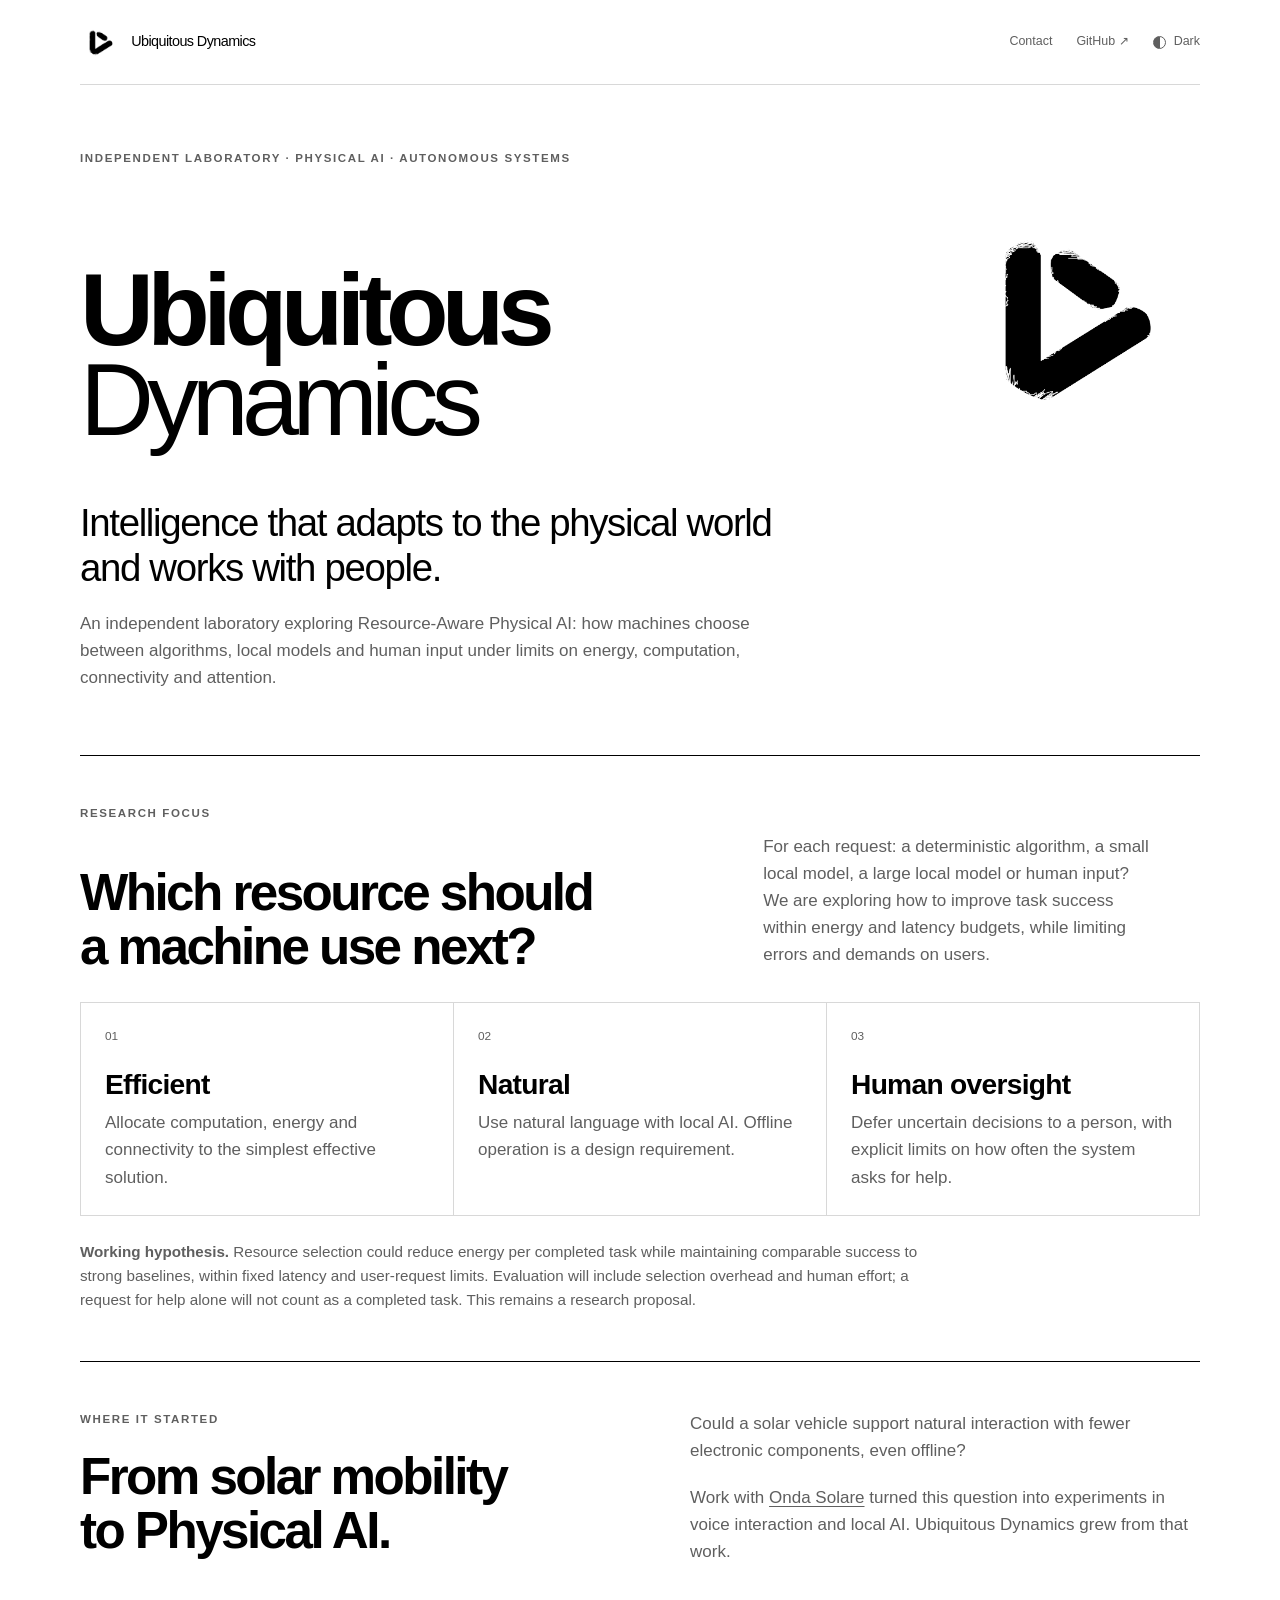
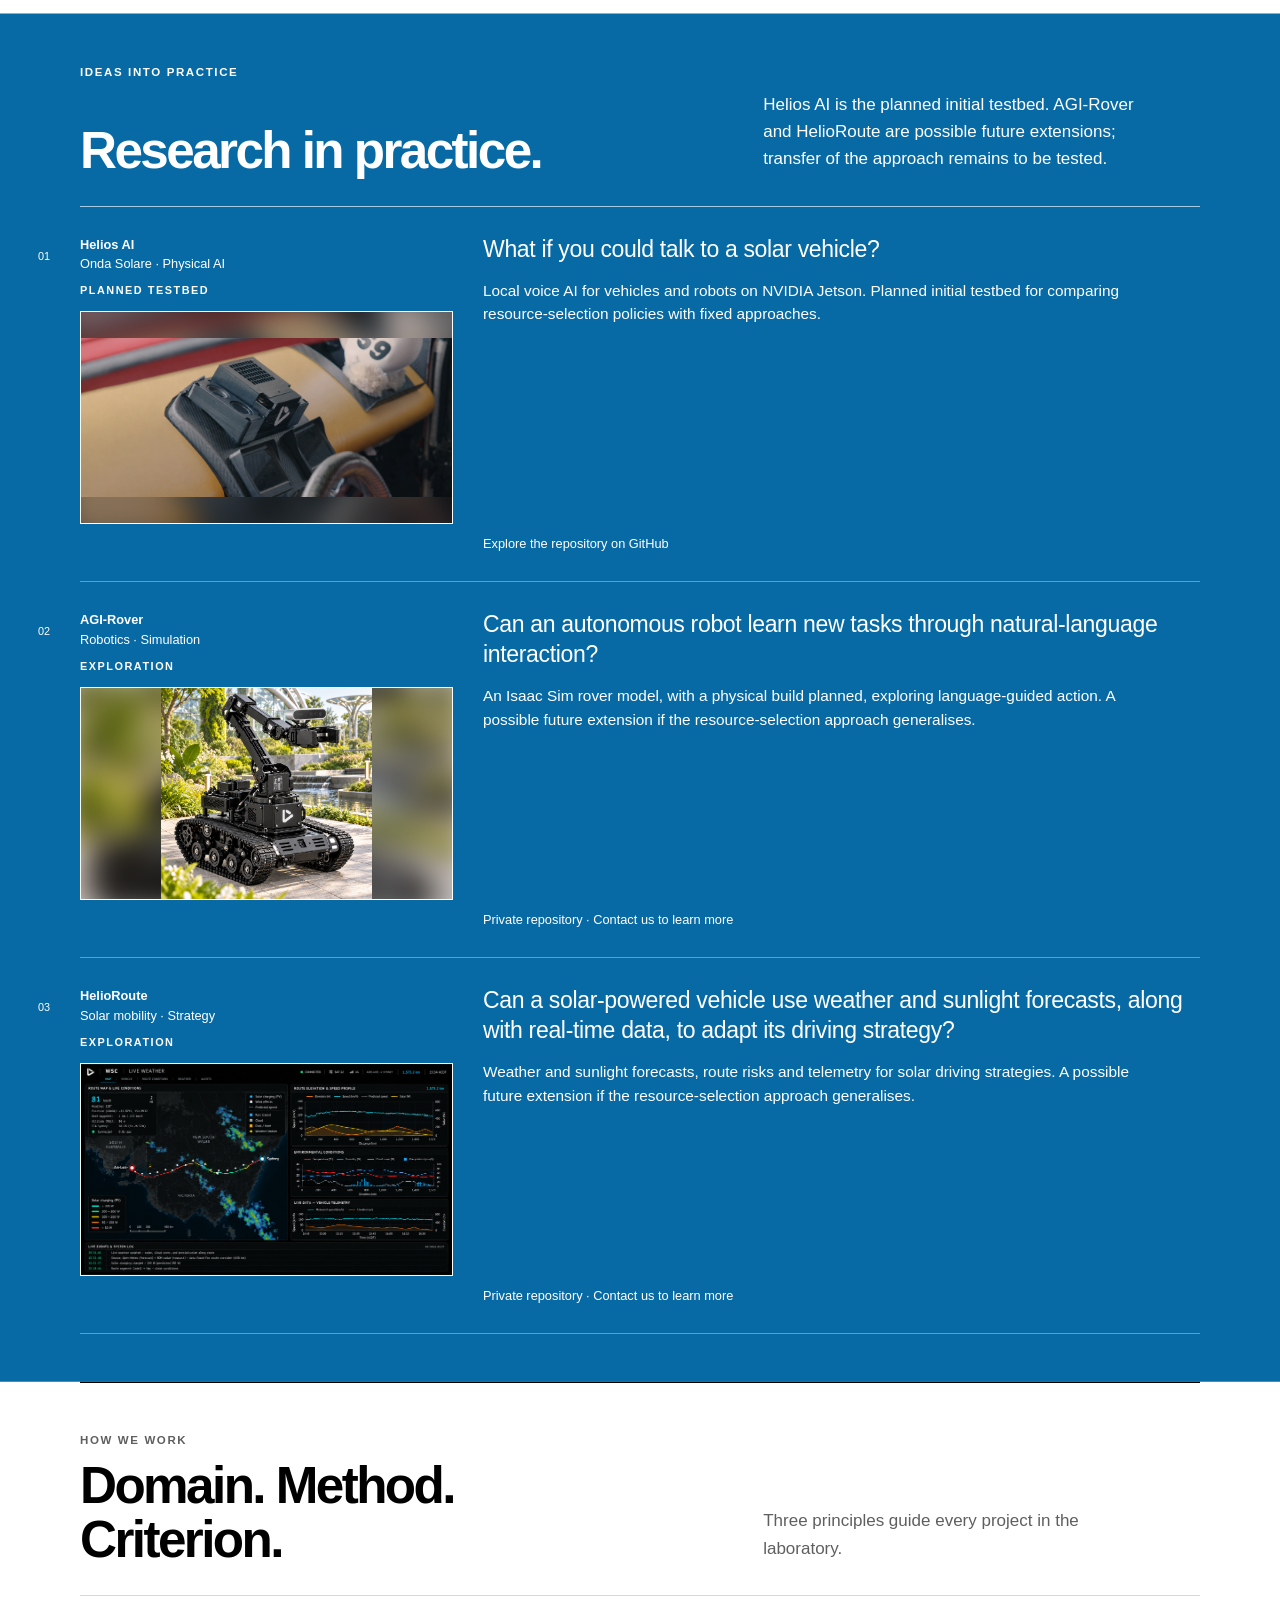
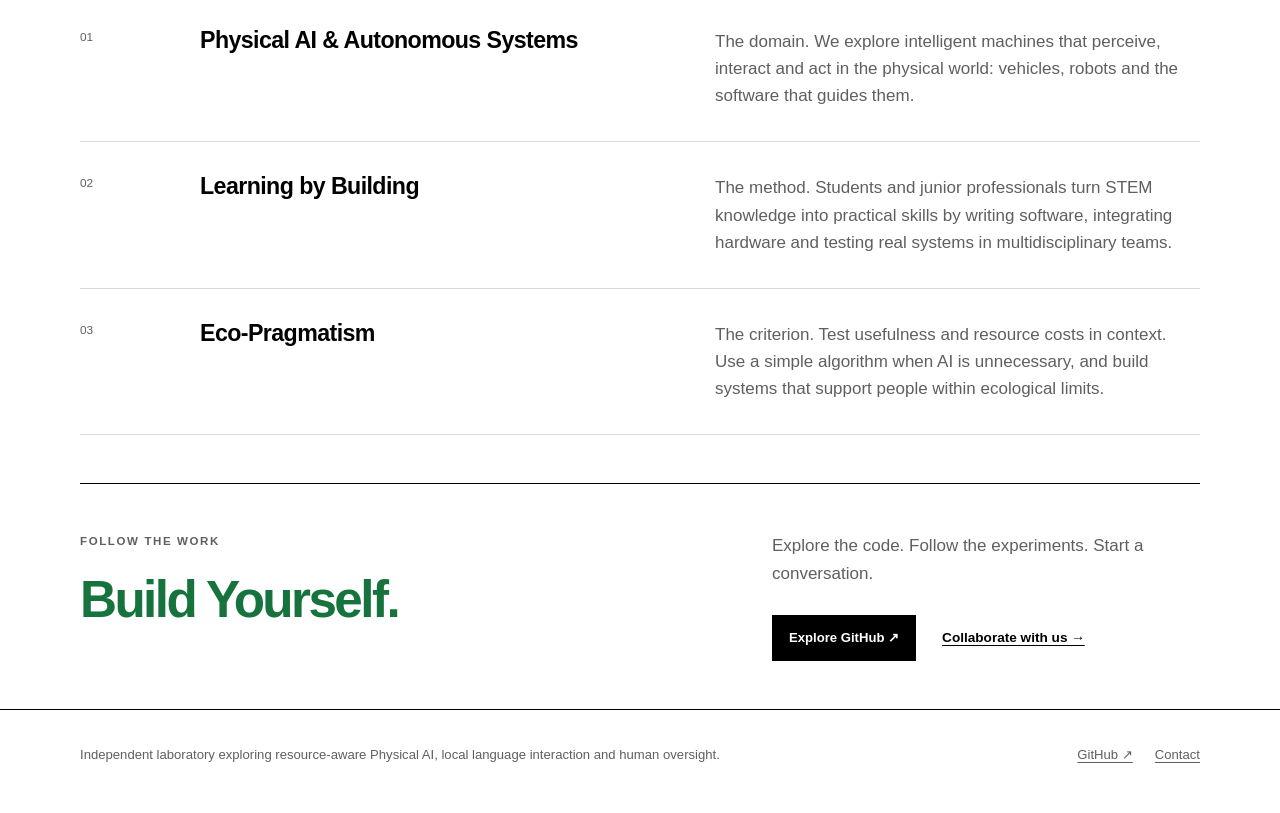
<file: index.html>
<!doctype html>
<html lang="en">
<head>
  <meta charset="utf-8">
  <meta name="viewport" content="width=device-width, initial-scale=1">
  <meta name="theme-color" content="#ffffff">
  <meta name="description" content="Ubiquitous Dynamics is an independent laboratory exploring resource-aware Physical AI with local language interaction and human oversight.">
  <title>Ubiquitous Dynamics</title>
  <link rel="icon" href="static/images/favicon.ico">
  <link rel="stylesheet" href="static/styles.css?v=29">
</head>
<body class="home">
  <div data-site-header></div>

  <main id="main">
    <section class="hero" aria-labelledby="page-title">
      <p class="eyebrow">INDEPENDENT LABORATORY &middot; PHYSICAL AI &middot; AUTONOMOUS SYSTEMS</p>
      <div class="hero-heading">
        <h1 id="page-title">Ubiquitous<br><span>Dynamics</span></h1>
        <div class="lab-mark-wrap">
          <img class="lab-mark lab-mark-light" src="static/images/logo-light.png" alt="Ubiquitous Dynamics logo">
          <img class="lab-mark lab-mark-dark" src="static/images/logo-dark.png" alt="" aria-hidden="true">
        </div>
      </div>

      <div class="intro-grid">
        <div class="intro-copy">
          <p class="lead">Intelligence that adapts to the physical world and works with people.</p>
          <p>An independent laboratory exploring Resource-Aware Physical AI: how machines choose between algorithms, local models and human input under limits on energy, computation, connectivity and attention.</p>
        </div>
      </div>
    </section>

    <section class="working-areas" aria-labelledby="focus-title">
      <div class="section-heading">
        <p class="eyebrow">RESEARCH FOCUS</p>
        <h2 id="focus-title">Which resource should<br>a machine use next?</h2>
        <p>For each request: a deterministic algorithm, a small local model, a large local model or human input? We are exploring how to improve task success within energy and latency budgets, while limiting errors and demands on users.</p>
      </div>
      <div class="area-grid">
        <article class="area-card">
          <p class="area-number">01</p>
          <h3>Efficient</h3>
          <p>Allocate computation, energy and connectivity to the simplest effective solution.</p>
        </article>
        <article class="area-card">
          <p class="area-number">02</p>
          <h3>Natural</h3>
          <p>Use natural language with local AI. Offline operation is a design requirement.</p>
        </article>
        <article class="area-card">
          <p class="area-number">03</p>
          <h3>Human oversight</h3>
          <p>Defer uncertain decisions to a person, with explicit limits on how often the system asks for help.</p>
        </article>
      </div>
      <p class="research-hypothesis"><strong>Working hypothesis.</strong> Resource selection could reduce energy per completed task while maintaining comparable success to strong baselines, within fixed latency and user-request limits. Evaluation will include selection overhead and human effort; a request for help alone will not count as a completed task. This remains a research proposal.</p>
    </section>

    <section class="working-areas" aria-labelledby="origin-title">
      <div class="split">
        <div>
          <p class="eyebrow">WHERE IT STARTED</p>
          <h2 id="origin-title">From solar mobility<br>to Physical AI.</h2>
        </div>
        <div class="intro-copy">
          <p>Could a solar vehicle support natural interaction with fewer electronic components, even offline?</p>
          <p>Work with <a href="https://ondasolare.com/" target="_blank" rel="noopener noreferrer">Onda Solare</a> turned this question into experiments in voice interaction and local AI. Ubiquitous Dynamics grew from that work.</p>
        </div>
      </div>
    </section>

    <section class="questions" aria-labelledby="questions-title">
      <div class="section-heading">
        <p class="eyebrow">IDEAS INTO PRACTICE</p>
        <h2 id="questions-title">Research in practice.</h2>
        <p>Helios AI is the planned initial testbed. AGI-Rover and HelioRoute are possible future extensions; transfer of the approach remains to be tested.</p>
      </div>

      <!-- projects:start -->
      <ol class="project-list">
        <li>
          <a href="https://github.com/UbiquitousDynamics/helios-ai-jetson-framework" target="_blank" rel="noreferrer">
            <span class="project-meta"><span>Helios AI</span><span>Onda Solare · Physical AI</span><span class="project-status">Planned testbed</span><span class="project-preview preview-card" style="--preview-background: #24282b"><span class="preview-stage"><img class="preview-backdrop" src="static/images/helios-preview.png?v=restored" alt="" aria-hidden="true" loading="lazy" decoding="async"><img class="preview-image" src="static/images/helios-preview.png?v=restored" alt="Helios AI vehicle-mounted edge computer" loading="lazy" decoding="async"></span></span></span>
            <div class="project-copy">
              <h3>What if you could talk to a solar vehicle?</h3>
              <p class="project-context">Local voice AI for vehicles and robots on NVIDIA Jetson. Planned initial testbed for comparing resource-selection policies with fixed approaches.</p>
            </div>
          </a>
          <p class="project-links">Explore the repository on GitHub</p>
        </li>
        <li>
          <a href="contact.html">
            <span class="project-meta"><span>AGI-Rover</span><span>Robotics · Simulation</span><span class="project-status">Exploration</span><span class="project-preview preview-card" style="--preview-background: #ffffff"><span class="preview-stage"><img class="preview-backdrop" src="static/images/agi-rover-preview.png" alt="" aria-hidden="true" loading="lazy" decoding="async"><img class="preview-image" src="static/images/agi-rover-preview.png" alt="Tracked mobile robot with an articulated arm, gripper and camera" loading="lazy" decoding="async"></span></span></span>
            <div class="project-copy">
              <h3>Can an autonomous robot learn new tasks through natural-language interaction?</h3>
              <p class="project-context">An Isaac Sim rover model, with a physical build planned, exploring language-guided action. A possible future extension if the resource-selection approach generalises.</p>
            </div>
          </a>
          <p class="project-links">Private repository · Contact us to learn more</p>
        </li>
        <li>
          <a href="contact.html">
            <span class="project-meta"><span>HelioRoute</span><span>Solar mobility · Strategy</span><span class="project-status">Exploration</span><span class="project-preview preview-card" style="--preview-background: #010101"><span class="preview-stage"><img class="preview-backdrop" src="static/images/helioroute-preview.png?v=2" alt="" aria-hidden="true" loading="lazy" decoding="async"><img class="preview-image" src="static/images/helioroute-preview.png?v=2" alt="HelioRoute application screenshot from the repository" loading="lazy" decoding="async"></span></span></span>
            <div class="project-copy">
              <h3>Can a solar-powered vehicle use weather and sunlight forecasts, along with real-time data, to adapt its driving strategy?</h3>
              <p class="project-context">Weather and sunlight forecasts, route risks and telemetry for solar driving strategies. A possible future extension if the resource-selection approach generalises.</p>
            </div>
          </a>
          <p class="project-links">Private repository · Contact us to learn more</p>
        </li>
      </ol>
      <!-- projects:end -->
    </section>

    <section class="working-areas" aria-labelledby="principles-title">
      <div class="section-heading">
        <p class="eyebrow">HOW WE WORK</p>
        <h2 id="principles-title">Domain. Method.<br>Criterion.</h2>
        <p>Three principles guide every project in the laboratory.</p>
      </div>
      <div class="principles">
        <div class="principle">
          <h3>Physical AI &amp; Autonomous Systems</h3>
          <p>The domain. We explore intelligent machines that perceive, interact and act in the physical world: vehicles, robots and the software that guides them.</p>
        </div>
        <div class="principle">
          <h3>Learning by Building</h3>
          <p>The method. Students and junior professionals turn STEM knowledge into practical skills by writing software, integrating hardware and testing real systems in multidisciplinary teams.</p>
        </div>
        <div class="principle">
          <h3>Eco-Pragmatism</h3>
          <p>The criterion. Test usefulness and resource costs in context. Use a simple algorithm when AI is unnecessary, and build systems that support people within ecological limits.</p>
        </div>
      </div>
    </section>

    <section class="laboratory-cta" aria-labelledby="explore-title">
      <div>
        <p class="eyebrow">FOLLOW THE WORK</p>
        <h2 id="explore-title">Build Yourself.</h2>
      </div>
      <div>
        <p>Explore the code. Follow the experiments. Start a conversation.</p>
        <div class="cta-links">
          <a class="button" href="https://github.com/UbiquitousDynamics?tab=repositories" target="_blank" rel="noreferrer">Explore GitHub &nearr;</a>
          <a class="text-link" href="contact.html">Collaborate with us &rarr;</a>
        </div>
      </div>
    </section>
  </main>

  <div data-site-footer></div>
  <script src="script.js?v=10"></script>
</body>
</html>
</file>
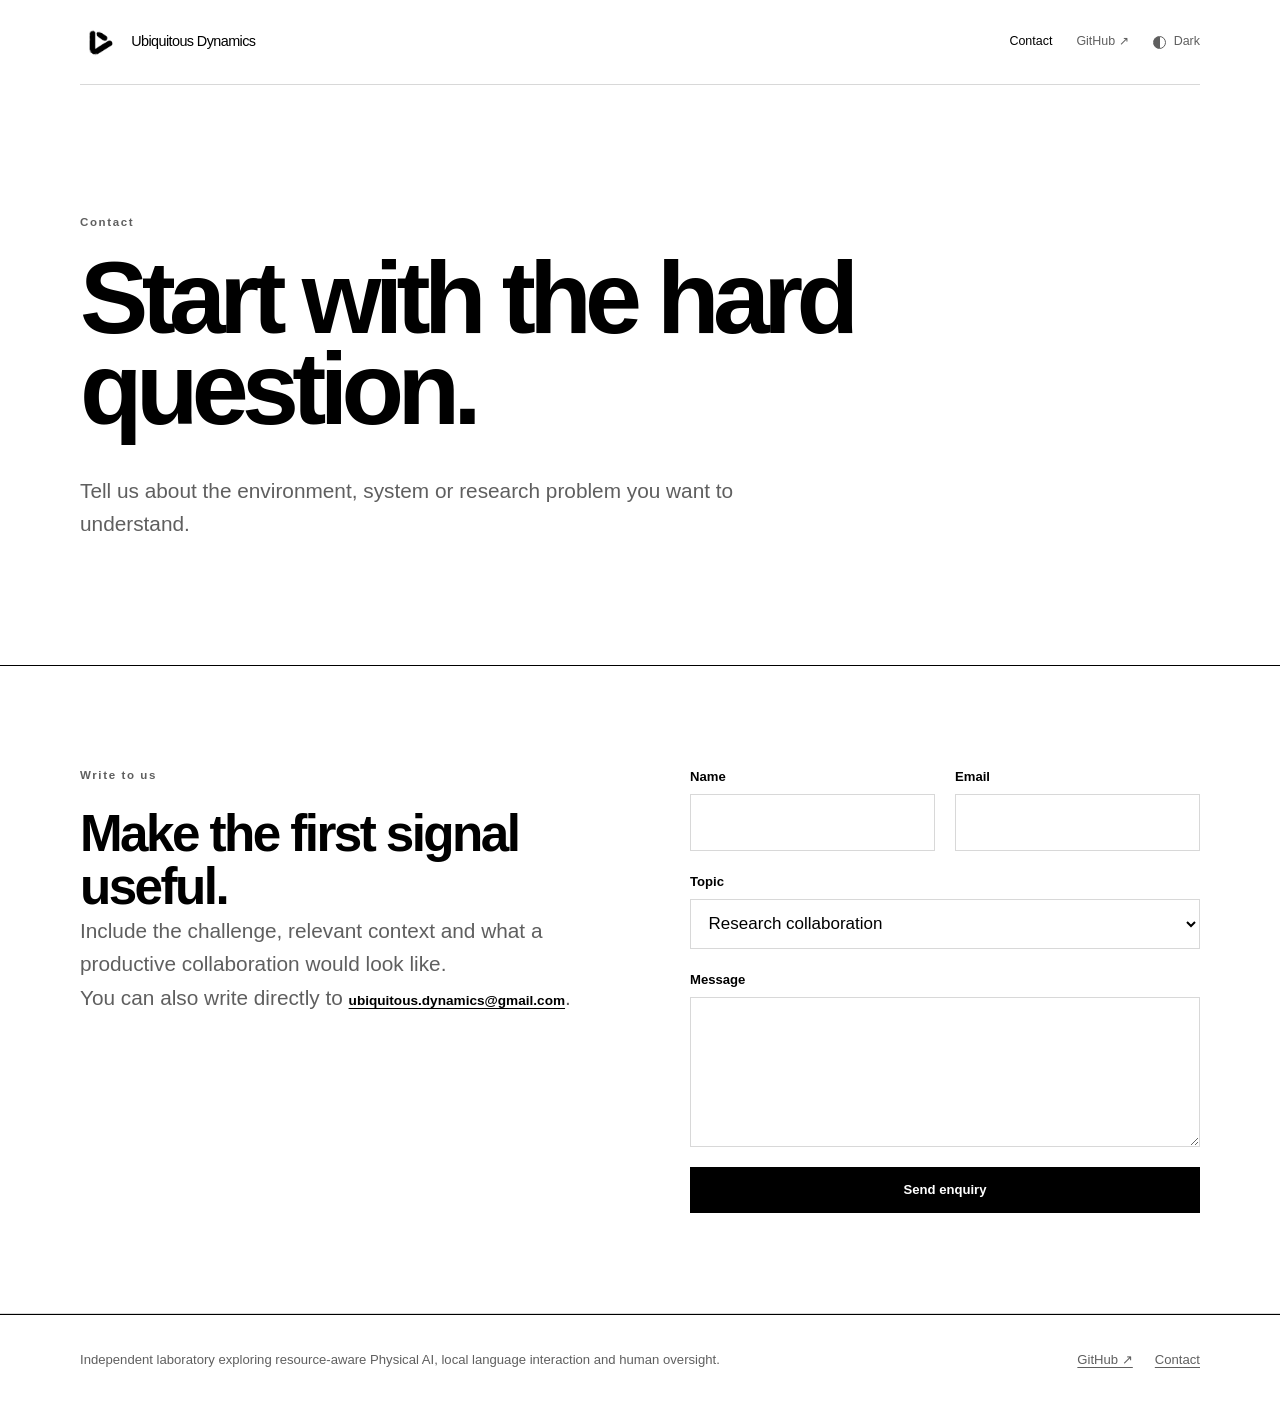
<file: contact.html>
<!doctype html><html lang="en"><head><meta charset="utf-8"><meta name="viewport" content="width=device-width,initial-scale=1"><title>Contact - Ubiquitous Dynamics</title><meta name="description" content="Contact Ubiquitous Dynamics about research and collaboration."><link rel="stylesheet" href="static/styles.css?v=29"><link rel="icon" href="static/images/favicon.ico"></head><body><div data-site-header></div><main id="main">
<header class="page-hero"><div class="shell"><p class="eyebrow">Contact</p><h1>Start with the hard question.</h1><p class="intro">Tell us about the environment, system or research problem you want to understand.</p></div></header>
<section class="section"><div class="shell split"><div><p class="eyebrow">Write to us</p><h2>Make the first signal useful.</h2><p class="intro">Include the challenge, relevant context and what a productive collaboration would look like.</p><p class="intro">You can also write directly to <a class="text-link" href="mailto:ubiquitous.dynamics@gmail.com">ubiquitous.dynamics@gmail.com</a>.</p></div><form class="form-grid" id="contact-form" aria-label="Contact form"><div class="field"><label for="name">Name</label><input id="name" name="name" autocomplete="name" required></div><div class="field"><label for="email">Email</label><input id="email" name="email" type="email" autocomplete="email" required></div><div class="field full"><label for="topic">Topic</label><select id="topic" name="topic"><option>Research collaboration</option><option>General enquiry</option></select></div><div class="field full"><label for="message">Message</label><textarea id="message" name="message" required></textarea></div><div class="field full"><button class="button" type="submit">Send enquiry</button></div></form></div></section>
</main><div data-site-footer></div><script src="script.js?v=10"></script></body></html>
</file>
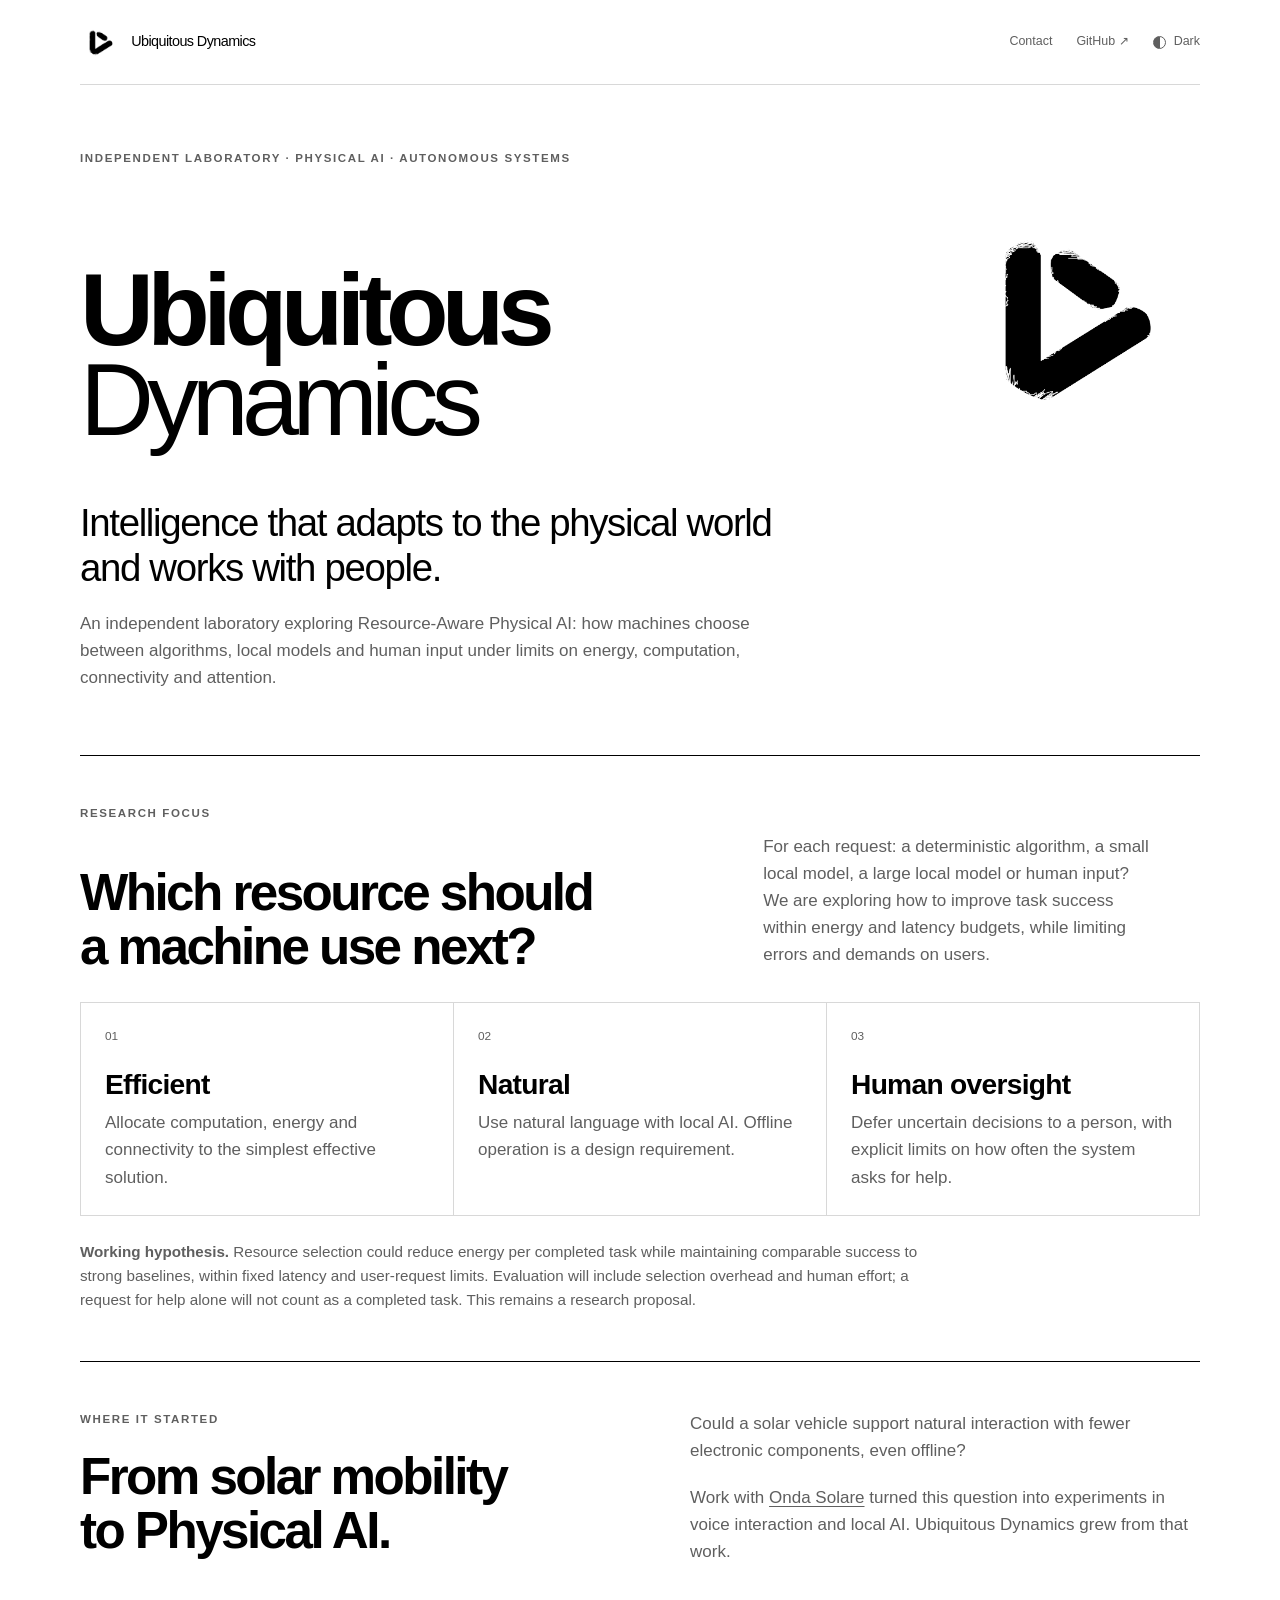
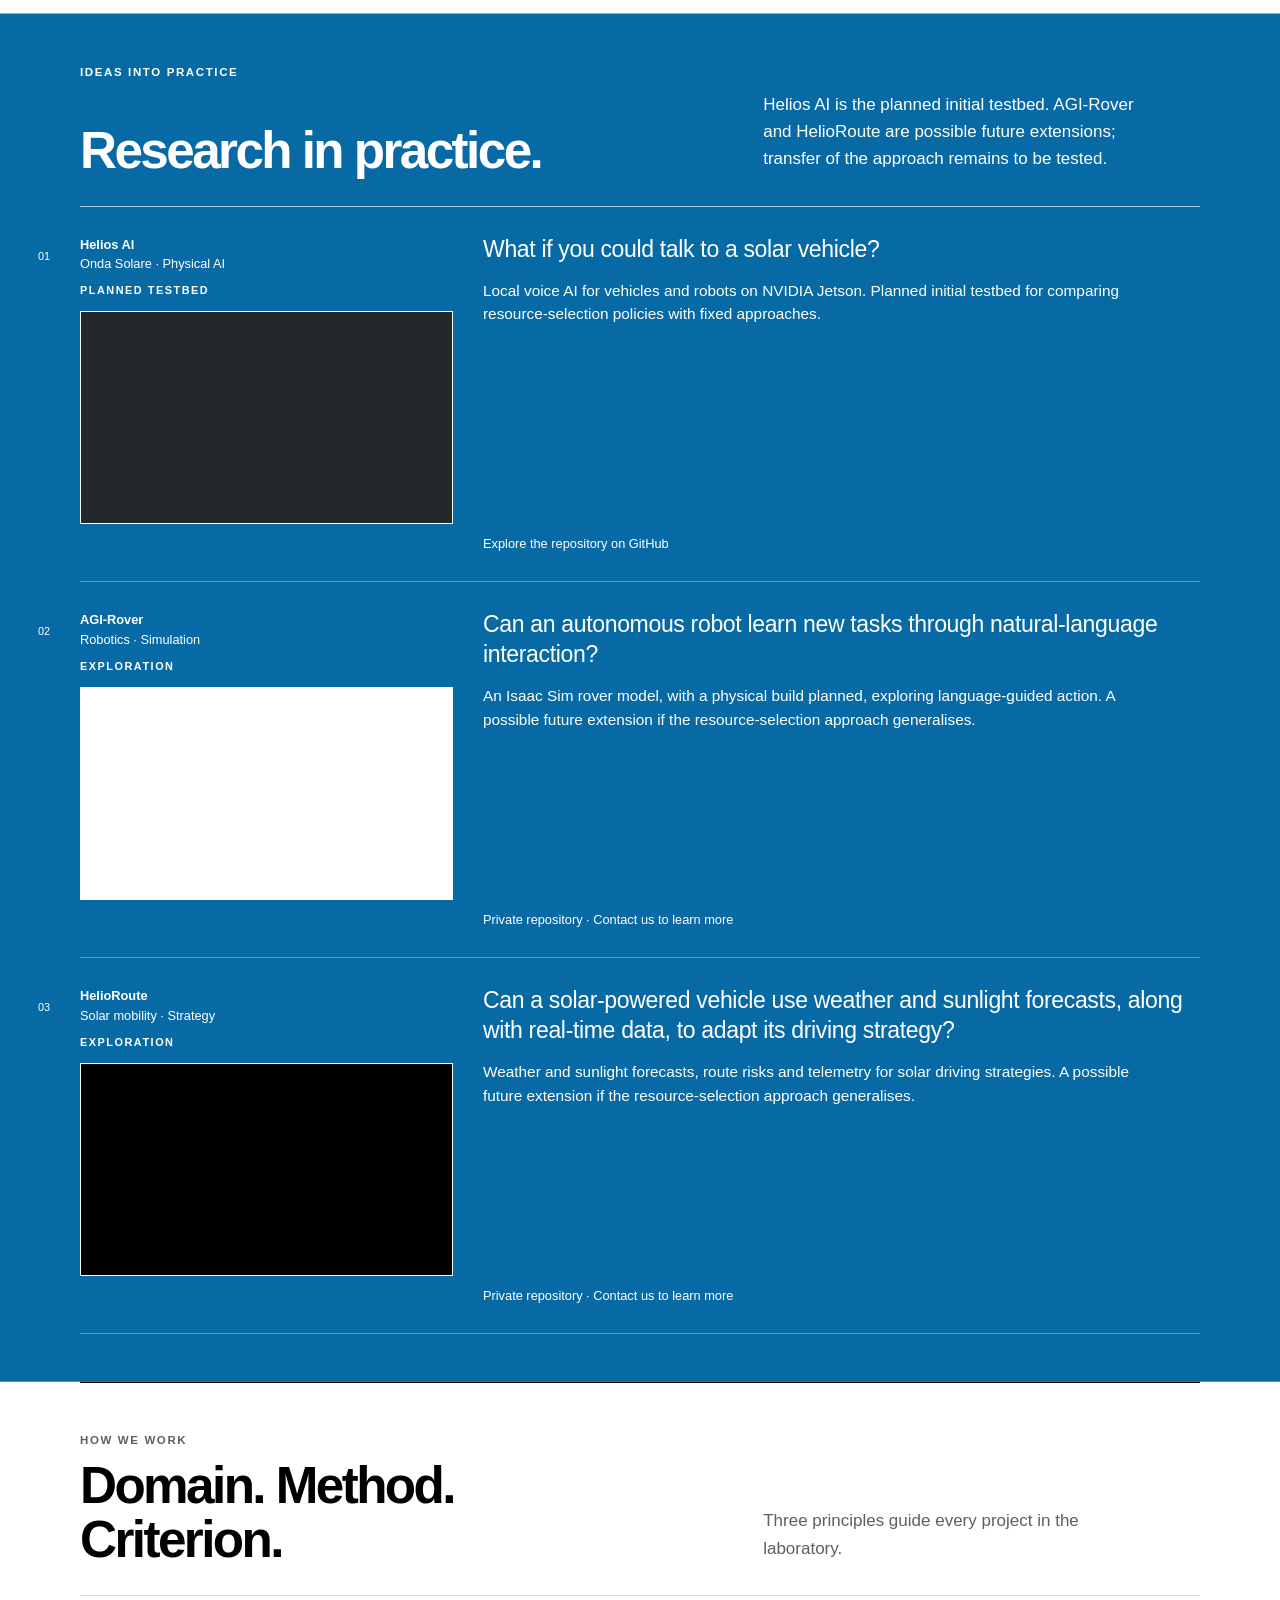
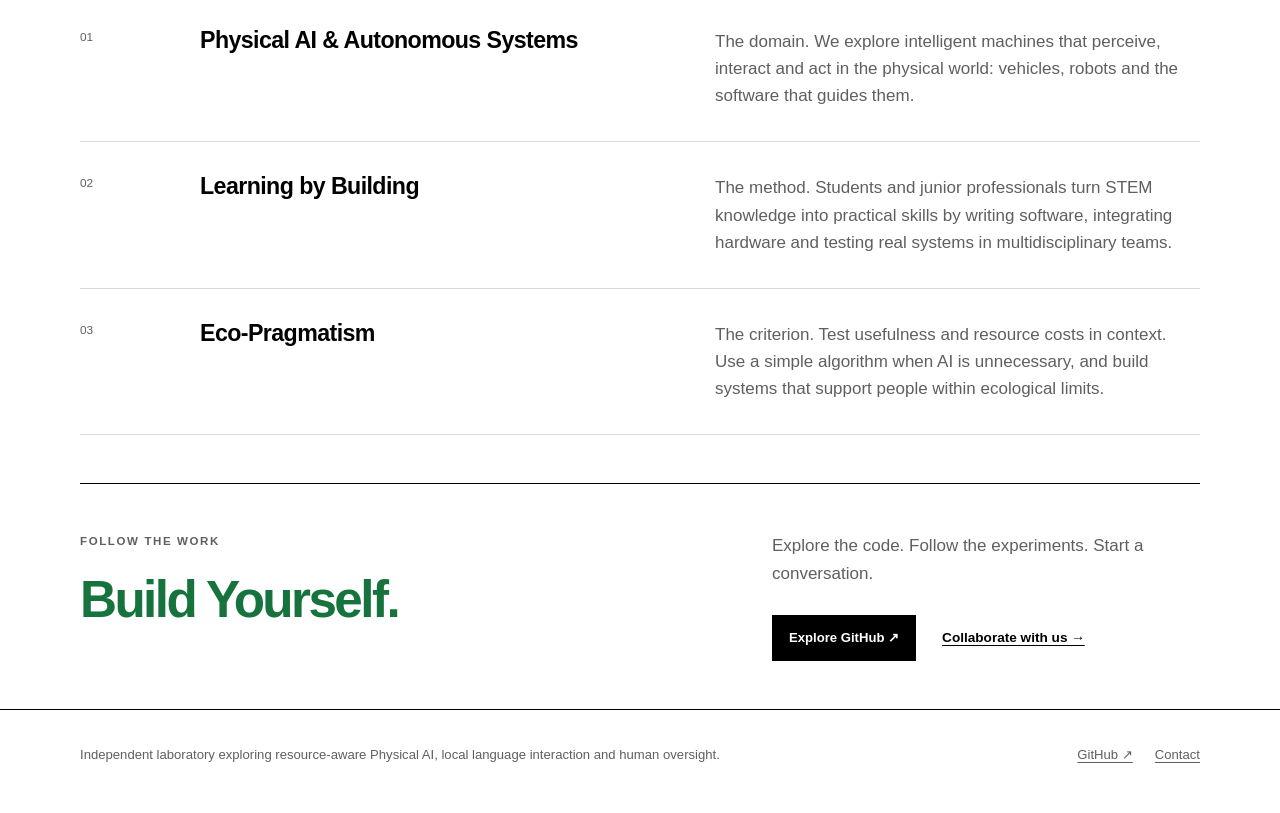
<file: projects.html>
<!doctype html>
<html lang="en"><head><meta charset="utf-8"><meta http-equiv="refresh" content="0;url=index.html#questions-title"><link rel="canonical" href="index.html"><title>Projects - Ubiquitous Dynamics</title><link rel="icon" href="static/images/favicon.ico"></head><body><p><a href="index.html#questions-title">Continue to projects</a></p></body></html>
</file>
<file: static/styles.css>
:root { color-scheme: light; }
:root[data-theme="dark"] { color-scheme: dark; }
:root[data-theme="dark"] body { background: #000000; color: #ffffff; }
:root[data-theme="dark"] .site-header { border-color: #303030; }
:root[data-theme="dark"] .brand { color: #ffffff; }
:root[data-theme="dark"] .nav-links a,
:root[data-theme="dark"] .github-link,
:root[data-theme="dark"] .theme-button,
:root[data-theme="dark"] .menu-button,
:root[data-theme="dark"] .eyebrow,
:root[data-theme="dark"] .intro-copy p,
:root[data-theme="dark"] .section-heading > p:last-child,
:root[data-theme="dark"] .project-meta,
:root[data-theme="dark"] .project-context,
:root[data-theme="dark"] .project-links,
:root[data-theme="dark"] .area-number,
:root[data-theme="dark"] .area-card p:last-child,
:root[data-theme="dark"] .laboratory-cta > div:last-child > p,
:root[data-theme="dark"] .site-footer .shell,
:root[data-theme="dark"] .page-hero .intro,
:root[data-theme="dark"] .intro,
:root[data-theme="dark"] .card-index,
:root[data-theme="dark"] .card p,
:root[data-theme="dark"] .principle p,
:root[data-theme="dark"] .principle::before,
:root[data-theme="dark"] .nav-links a[aria-current="page"],
:root[data-theme="dark"] .nav-links a:hover,
:root[data-theme="dark"] .github-link:hover,
:root[data-theme="dark"] .theme-button:hover,
:root[data-theme="dark"] .menu-button:hover,
:root[data-theme="dark"] .intro-copy .lead,
:root[data-theme="dark"] .project-meta span:first-child,
:root[data-theme="dark"] .inline-name,
:root[data-theme="dark"] .text-link { color: #ffffff; }
:root[data-theme="dark"] .project-list,
:root[data-theme="dark"] .working-areas,
:root[data-theme="dark"] .laboratory-cta,
:root[data-theme="dark"] .site-footer,
:root[data-theme="dark"] .page-hero { border-color: #ffffff; }
:root[data-theme="dark"] .project-list li,
:root[data-theme="dark"] .area-grid,
:root[data-theme="dark"] .area-card,
:root[data-theme="dark"] .section,
:root[data-theme="dark"] .principle,
:root[data-theme="dark"] .card-grid,
:root[data-theme="dark"] .card,
:root[data-theme="dark"] .visual { border-color: #303030; }
:root[data-theme="dark"] .button { border-color: #ffffff; background: #ffffff; color: #000000; }
:root[data-theme="dark"] .button:hover { background: transparent; color: #ffffff; }
:root[data-theme="dark"] input,
:root[data-theme="dark"] textarea,
:root[data-theme="dark"] select { border-color: #303030; background: #000000; color: #ffffff; }

* { box-sizing: border-box; }
html { scroll-behavior: smooth; }
body {
  margin: 0;
  background: #ffffff;
  color: #000000;
  font-family: Arial, Helvetica, sans-serif;
  font-size: 17px;
  line-height: 1.6;
  transition: background-color .2s, color .2s;
}

a, button, input, textarea, select { color: inherit; font: inherit; }
a { text-underline-offset: 3px; }
img { display: block; max-width: 100%; }

.skip-link {
  position: absolute;
  z-index: 10;
  top: -5rem;
  left: 1rem;
  padding: .7rem 1rem;
  background: #000000;
  color: #ffffff;
}

.skip-link:focus { top: 1rem; }

.site-header,
.hero,
.questions,
.working-areas,
.laboratory-cta,
.page-hero .shell,
.section .shell,
.site-footer .shell {
  width: min(calc(100% - 64px), 1120px);
  margin-inline: auto;
}

.site-header {
  min-height: 84px;
  border-bottom: 1px solid #d8d8d8;
  position: relative;
}

.nav-wrap,
.controls,
.nav-links {
  display: flex;
  align-items: center;
}

.nav-wrap { min-height: 84px; justify-content: space-between; gap: 1.5rem; }
.brand { color: #000000; display: inline-flex; align-items: center; gap: .7rem; text-decoration: none; font-size: .9rem; font-weight: 700; letter-spacing: -.04em; }
.brand-logo { display: block; width: 40px; height: 40px; flex: 0 0 40px; border-radius: 50%; overflow: hidden; }
.brand-logo img { width: 40px; height: 40px; object-fit: cover; }
.brand-logo-dark { display: none; }
:root[data-theme="dark"] .brand-logo-light { display: none; }
:root[data-theme="dark"] .brand-logo-dark { display: block; }
.brand-name { font-weight: 400; }
.controls { gap: 24px; }
.nav-links { gap: 20px; }
.nav-links a,
.github-link,
.theme-button,
.menu-button { color: #5f5f5f; font-size: .78rem; text-decoration: none; }
.nav-links a:hover,
.nav-links a[aria-current="page"],
.github-link:hover,
.theme-button:hover,
.menu-button:hover { color: #000000; }
.theme-button,
.menu-button { border: 0; padding: 4px 0; background: transparent; cursor: pointer; }
.theme-button { display: inline-flex; align-items: center; gap: 8px; }
.theme-icon { display: block; width: 13px; height: 13px; border: 1px solid currentColor; border-radius: 50%; background: linear-gradient(90deg, currentColor 50%, transparent 50%); }
.menu-button { display: none; font-weight: 700; }

.hero { padding-top: clamp(70px, 10vw, 135px); padding-bottom: clamp(100px, 14vw, 180px); }
.eyebrow { margin: 0 0 22px; color: #5f5f5f; font-size: .72rem; font-weight: 700; letter-spacing: .14em; }
h1, h2, h3 { margin-top: 0; }
h1 { margin-bottom: 0; font-size: clamp(3.5rem, 8vw, 6.5rem); line-height: .88; letter-spacing: -.065em; }
h1 span { font-weight: 400; }
h2 { margin-bottom: 0; font-size: clamp(2.2rem, 4vw, 3.6rem); line-height: 1.05; letter-spacing: -.05em; }
h3 { letter-spacing: -.025em; }

.hero-heading { display: flex; align-items: flex-end; gap: clamp(32px, 8vw, 100px); }
.hero-heading h1 { flex: 1; }
.lab-mark-wrap { flex: 0 0 256px; width: 256px; height: 256px; aspect-ratio: 1; border: 0; border-radius: 50%; overflow: hidden; clip-path: circle(50% at 50% 50%); background: #ffffff; }
:root[data-theme="dark"] .lab-mark-wrap { background: #000000; }
.lab-mark { width: 100%; height: 100%; border-radius: 50%; object-fit: cover; clip-path: circle(50% at 50% 50%); }
.lab-mark-dark { display: none; }
:root[data-theme="dark"] .lab-mark-light { display: none; }
:root[data-theme="dark"] .lab-mark-dark { display: block; }
.intro-grid { width: min(100%, 900px); margin-top: clamp(56px, 7vw, 90px); }
.intro-copy p { margin: 0 0 20px; color: #5f5f5f; }
.intro-copy .lead { max-width: 760px; color: #000000; font-size: clamp(1.15rem, 1.7vw, 1.4rem); line-height: 1.45; }

.questions { padding-bottom: 120px; }
.section-heading { display: grid; grid-template-columns: 1.2fr .8fr; gap: 50px; align-items: end; margin-bottom: 60px; }
.section-heading .eyebrow { grid-column: 1 / -1; margin-bottom: -18px; }
.section-heading > p:last-child { max-width: 390px; margin: 0 0 5px; color: #5f5f5f; }
.project-list { list-style: none; padding: 0; margin: 0; counter-reset: project; border-top: 1px solid #000000; }
.project-list li { counter-increment: project; border-bottom: 1px solid #d8d8d8; }
.project-list > li > a { position: relative; display: grid; grid-template-columns: 245px 1fr; gap: 30px; align-items: start; padding: 38px 0; color: inherit; text-decoration: none; }
.project-list > li > a::before { content: counter(project, decimal-leading-zero); position: absolute; left: -42px; top: 41px; color: #5f5f5f; font-size: .68rem; }
.project-list > li > a:hover h3 { text-decoration: underline; text-decoration-thickness: 1px; text-underline-offset: 5px; }
.project-meta { display: flex; flex-direction: column; color: #5f5f5f; font-size: .8rem; line-height: 1.55; }
.project-meta span:first-child { color: #000000; font-weight: 700; }
.project-copy { min-width: 0; }
.project-context { margin: 0 0 20px; color: #5f5f5f; font-size: clamp(.95rem, 1.2vw, 1.08rem); line-height: 1.55; }
.inline-name { color: #000000; }
.project-list h3 { margin-bottom: 0; max-width: 790px; font-size: clamp(1.08rem, 1.7vw, 1.35rem); line-height: 1.42; font-weight: 500; letter-spacing: -.015em; }
.arrow { font-size: 1.2rem; transition: transform .2s; }
.project-list > li > a:hover .arrow { transform: translate(3px, -3px); }
.project-links { margin: -18px 0 28px 275px; color: #5f5f5f; font-size: .8rem; line-height: 1.5; }
.project-links a { color: inherit; }

.working-areas { padding: 110px 0 120px; border-top: 1px solid #000000; }
.area-grid { display: grid; grid-template-columns: repeat(3, 1fr); border-top: 1px solid #d8d8d8; border-left: 1px solid #d8d8d8; }
.area-card { min-height: 260px; padding: 30px; border-right: 1px solid #d8d8d8; border-bottom: 1px solid #d8d8d8; display: flex; flex-direction: column; }
.area-number { margin: 0; color: #5f5f5f; font-size: .74rem; }
.area-card h3 { margin: auto 0 12px; font-size: clamp(1.45rem, 2.2vw, 2rem); line-height: 1.05; }
.area-card p:last-child { margin: 0; color: #5f5f5f; }

.laboratory-cta { display: grid; grid-template-columns: 1.2fr .8fr; gap: 50px; padding: 110px 0 120px; border-top: 1px solid #000000; }
.laboratory-cta > div:last-child > p { margin: 0; color: #5f5f5f; }
.cta-links { display: flex; align-items: center; flex-wrap: wrap; gap: 26px; margin-top: 28px; }
.button { display: inline-flex; align-items: center; justify-content: center; min-height: 46px; padding: .7rem 1rem; border: 1px solid #000000; background: #000000; color: #ffffff; font-size: .82rem; font-weight: 700; text-decoration: none; transition: transform .2s, background-color .2s, color .2s; }
.button:hover { background: transparent; color: #000000; transform: translateY(-2px); }
.text-link { color: #000000; font-size: .85rem; font-weight: 700; }

.site-footer { border-top: 1px solid #000000; }
.site-footer .shell { display: flex; justify-content: space-between; gap: 30px; padding: 34px 0 48px; color: #5f5f5f; font-size: .82rem; }
.site-footer p { margin: 0; }
.footer-links { display: flex; gap: 22px; flex-wrap: wrap; }

/* Shared styles for the laboratory's secondary pages. */
.page-hero { padding: clamp(70px, 10vw, 135px) 0 clamp(80px, 11vw, 125px); border-bottom: 1px solid #000000; }
.page-hero h1 { max-width: 900px; }
.page-hero .intro { max-width: 720px; margin: 40px 0 0; color: #5f5f5f; font-size: clamp(1.05rem, 1.7vw, 1.3rem); }
.section { padding: 100px 0; border-bottom: 1px solid #d8d8d8; }
.split { display: grid; grid-template-columns: 1fr 1fr; gap: clamp(40px, 8vw, 100px); align-items: start; }
.intro { max-width: 720px; margin: 0; color: #5f5f5f; font-size: clamp(1.05rem, 1.7vw, 1.3rem); }
.section.dark { background: #000000; color: #ffffff; border-color: #303030; }
.dark .eyebrow, .dark .intro, .dark .card p, .dark .principle p { color: #aaaaaa; }
.dark .text-link { color: #ffffff; }
.card-grid { display: grid; grid-template-columns: repeat(3, 1fr); margin-top: 55px; border-top: 1px solid #d8d8d8; border-left: 1px solid #d8d8d8; }
.card { min-height: 260px; padding: 30px; border-right: 1px solid #d8d8d8; border-bottom: 1px solid #d8d8d8; display: flex; flex-direction: column; }
.card-index { color: #5f5f5f; font-size: .74rem; }
.card h3 { margin: auto 0 12px; font-size: clamp(1.45rem, 2.2vw, 2rem); line-height: 1.05; }
.card p { margin: 0; color: #5f5f5f; }
.dark .card-grid, .dark .card { border-color: #303030; }
.dark .card-index { color: #aaaaaa; }
.principles { margin-top: 55px; counter-reset: principles; }
.principle { counter-increment: principles; display: grid; grid-template-columns: 90px 1fr 1fr; gap: 30px; padding: 32px 0; border-top: 1px solid #d8d8d8; }
.principle::before { content: counter(principles, decimal-leading-zero); color: #5f5f5f; font-size: .74rem; }
.principle h3, .principle p { margin: 0; }
.principle h3 { font-size: 1.45rem; line-height: 1.1; }
.principle p { color: #5f5f5f; }
.visual { aspect-ratio: 4 / 3; position: relative; overflow: hidden; border: 1px solid #d8d8d8; background: #f5f5f5; }
.technical-visual { background: linear-gradient(135deg, transparent 49.6%, #000000 50%, transparent 50.4%), #f5f5f5; }
.technical-visual::before, .technical-visual::after { content: ""; position: absolute; border: 1px solid #000000; border-radius: 50%; }
.technical-visual::before { width: 34%; aspect-ratio: 1; left: 33%; top: 32%; }
.technical-visual::after { width: 60%; aspect-ratio: 1; left: 20%; top: 19%; opacity: .35; }
.visual-label { position: absolute; left: 16px; bottom: 16px; padding: 7px; background: #000000; color: #ffffff; font: .7rem/1.4 monospace; text-transform: uppercase; }
.project-figure { margin: 0; border: 1px solid #303030; background: #111111; }
.project-figure img { width: 100%; aspect-ratio: 4 / 3; object-fit: cover; }
.project-figure figcaption { padding: 12px 16px; color: #aaaaaa; font: .7rem/1.4 monospace; text-transform: uppercase; }
.dark .visual { border-color: #303030; background: #000000; }
.dark .technical-visual { background: linear-gradient(135deg, transparent 49.6%, #ffffff 50%, transparent 50.4%), #000000; }
.dark .technical-visual::before, .dark .technical-visual::after { border-color: #ffffff; }
.dark .visual-label { background: #ffffff; color: #000000; }
.form-grid { display: grid; grid-template-columns: 1fr 1fr; gap: 20px; }
.field { display: grid; gap: 7px; }
.field.full { grid-column: 1 / -1; }
label { font-size: .82rem; font-weight: 700; }
input, textarea, select { width: 100%; padding: .85rem; border: 1px solid #d8d8d8; border-radius: 0; background: #ffffff; color: #000000; }
textarea { min-height: 150px; resize: vertical; }
input:focus, textarea:focus, select:focus { outline: 2px solid #000000; outline-offset: 2px; }

button:focus-visible, a:focus-visible, input:focus-visible, textarea:focus-visible, select:focus-visible { outline: 2px solid #000000; outline-offset: 5px; }

@media (max-width: 780px) {
  .site-header,
  .hero,
  .questions,
  .working-areas,
  .laboratory-cta,
  .page-hero .shell,
  .section .shell,
  .site-footer .shell { width: min(calc(100% - 32px), 1120px); }

  .site-header { min-height: 76px; }
  .nav-wrap { min-height: 76px; }
  .brand-name, .github-link { display: none; }
  .controls { gap: 16px; }
  .nav-links { display: flex; }
  .nav-links a { font-size: .9rem; }
  .hero { padding-top: 70px; }
  .hero-heading { flex-direction: column; align-items: flex-start; gap: 24px; }
  .lab-mark-wrap { width: 208px; height: 208px; flex-basis: 208px; }
  .intro-grid { width: 100%; margin-top: 48px; }
  .section-heading, .laboratory-cta, .split { grid-template-columns: 1fr; gap: 24px; }
  .section-heading .eyebrow { margin-bottom: 0; }
  .project-list > li > a { grid-template-columns: 1fr; gap: 18px; padding: 30px 0; }
  .project-meta { grid-column: 1 / -1; flex-direction: row; gap: 12px; }
  .project-list > li > a::before { display: none; }
  .project-links { margin: -8px 0 24px; }
  .area-grid, .card-grid { grid-template-columns: 1fr; }
  .working-areas, .laboratory-cta, .section { padding: 80px 0; }
  .principle { grid-template-columns: 56px 1fr; gap: 18px; }
  .principle p { grid-column: 2; }
  .site-footer .shell { flex-direction: column; }
}

@media (prefers-reduced-motion: reduce) {
  html { scroll-behavior: auto; }
  *, *::before, *::after { transition: none !important; }
}

/* Compact homepage rhythm. */
.home .hero { padding-top: clamp(36px, 5vw, 64px); padding-bottom: clamp(40px, 6vw, 64px); }
.home .intro-grid { max-width: 720px; margin-top: clamp(32px, 5vw, 56px); }
.home .intro-copy .lead { font-size: clamp(1.6rem, 3vw, 2.4rem); line-height: 1.15; letter-spacing: -.035em; }
.home .section-heading { margin-bottom: 36px; }
.home .project-list h3 { font-size: clamp(1.35rem, 2.3vw, 1.9rem); line-height: 1.2; }
.home .project-context { margin: 14px 0 0; max-width: 650px; }
.home .questions { padding-bottom: 72px; }

.laboratory-description { display: grid; grid-template-columns: 245px 1fr; gap: 30px; padding: 38px 0; }
.home .laboratory-description .project-context { margin: 14px 0 0; }
@media (max-width: 760px) {
  .laboratory-description { grid-template-columns: 1fr; gap: 18px; padding: 30px 0; }
}

.home .project-preview { display: block; width: min(100%, 240px); height: 150px; object-fit: contain; object-position: center; margin-top: 12px; border: 0; border-radius: 8px; box-shadow: 0 0 0 1px rgba(128, 128, 128, .18); }

@media (max-width: 760px) {
  .home .project-meta { flex-wrap: wrap; align-items: baseline; }
  .home .project-preview { flex: 0 0 240px; margin-right: calc(100% - 240px); }
}

.home .rover-preview { position: relative; overflow: hidden; isolation: isolate; background: #727b50; }
.home .rover-preview .rover-backdrop { position: absolute; inset: -12px; width: calc(100% + 24px); max-width: none; height: calc(100% + 24px); object-fit: cover; filter: blur(10px); z-index: -1; }
.home .rover-preview .rover-image { width: 100%; height: 100%; object-fit: contain; position: relative; }

/* Research-led homepage sections. */
.home .working-areas { padding: 48px 0; }
.home .area-card { min-height: 180px; padding: 24px; }
.home .area-card h3 { margin: 24px 0 10px; }
.home .section-heading { gap: 28px; margin-bottom: 28px; }
.home .project-list > li > a { padding: 28px 0; }
.home .project-list h3 { font-size: clamp(1.2rem, 1.8vw, 1.5rem); line-height: 1.3; }
.home .intro-copy p:last-child { margin-bottom: 0; }
.home .laboratory-cta { padding: 48px 0; }
.home .questions { padding-top: 48px; padding-bottom: 48px; border-top: 1px solid #000000; }
.home .principles { margin-top: 0; }
.home .principle:last-child { border-bottom: 1px solid #d8d8d8; }
.project-status { margin-top: 8px; font-size: .68rem; font-weight: 700; letter-spacing: .14em; text-transform: uppercase; }
:root[data-theme="dark"] .home .questions { border-color: #ffffff; }
:root[data-theme="dark"] .home .principle:last-child { border-color: #303030; }
@media (max-width: 780px) { .home .working-areas, .home .questions { padding-top: 36px; padding-bottom: 36px; } }

.home .research-hypothesis { max-width: 850px; margin: 24px 0 0; color: #5f5f5f; font-size: .95rem; line-height: 1.6; }
:root[data-theme="dark"] .home .research-hypothesis { color: #aaaaaa; }

.home #explore-title { color: #16733e; }
:root[data-theme="dark"] .home #explore-title { color: #63d990; }

/* Keep narrow layouts readable and touch controls easy to use. */
.split > *, .section-heading > *, .form-grid, .field, .principle > * { min-width: 0; }
a[href^="mailto:"] { overflow-wrap: anywhere; }
:root[data-theme="dark"] :is(button, a, input, textarea, select):focus-visible { outline-color: #ffffff; }
@media (max-width: 780px) {
  .form-grid { grid-template-columns: 1fr; }
  input, textarea, select { font-size: 16px; }
  .nav-links a, .theme-button { min-height: 44px; display: inline-flex; align-items: center; }
  .home .section-heading .eyebrow { margin-bottom: 0; }
  .home .project-meta { flex-wrap: wrap; align-items: baseline; }
  .home .project-preview { flex: 0 0 240px; margin-right: calc(100% - 240px); }
}

/* Blue research section with a full-width background. */
.home .questions {
  --research-blue: #086aa5;
  position: relative;
  background: var(--research-blue);
  color: #ffffff;
  border-color: transparent;
  box-shadow: 0 0 0 100vmax var(--research-blue);
  clip-path: inset(0 -100vmax);
}
:root[data-theme] .home .questions :is(.eyebrow, .section-heading > p:last-child, .project-meta, .project-meta span:first-child, .project-context, .project-links),
.home .questions :is(.eyebrow, .section-heading > p:last-child, .project-meta, .project-meta span:first-child, .project-context, .project-links) { color: #ffffff; }
:root[data-theme] .home .questions .project-list,
.home .questions .project-list { border-color: rgba(255, 255, 255, .65); }
:root[data-theme] .home .questions .project-list li,
.home .questions .project-list li { border-color: rgba(255, 255, 255, .35); }
.home .questions .project-list > li > a::before { color: #ffffff; }
:root[data-theme="dark"] .home .questions { border-color: transparent; }
.home .questions a:focus-visible { outline-color: #ffffff; }

/* Minimal, uniformly sized project images. */
.home .project-preview.preview-card {
  width: min(100%, 240px); height: 150px; padding: 0;
  background: var(--preview-background); border: 0;
  border-radius: 0; overflow: hidden; isolation: isolate;
  box-shadow: none;
}
.preview-stage { display: block; position: relative; height: 100%; overflow: hidden; }
.preview-stage .preview-backdrop { position: absolute; inset: -16px; width: calc(100% + 32px); max-width: none; height: calc(100% + 32px); object-fit: cover; filter: blur(14px) brightness(.8); }
.preview-stage .preview-image { position: relative; width: 100%; height: 100%; object-fit: contain; }

/* Match preview dimensions to the research focus cards above. */
.home .project-list > li > a { grid-template-columns: calc((100% - 1px) / 3) minmax(0, 1fr); }
.home .project-preview.preview-card { width: 100%; height: var(--focus-card-height, 240px); }
.home .project-links { margin-left: calc((100% - 1px) / 3 + 30px); }
@media (max-width: 780px) {
  .home .project-list > li > a { grid-template-columns: 1fr; }
  .home .project-meta { display: flex; flex-direction: column; align-items: stretch; gap: 4px; }
  .home .project-preview.preview-card { width: 100%; flex: none; margin-right: 0; }
  .home .project-links { margin-left: 0; }
}

.home .project-preview.preview-card { border: 1px solid #ffffff; }
</file>
